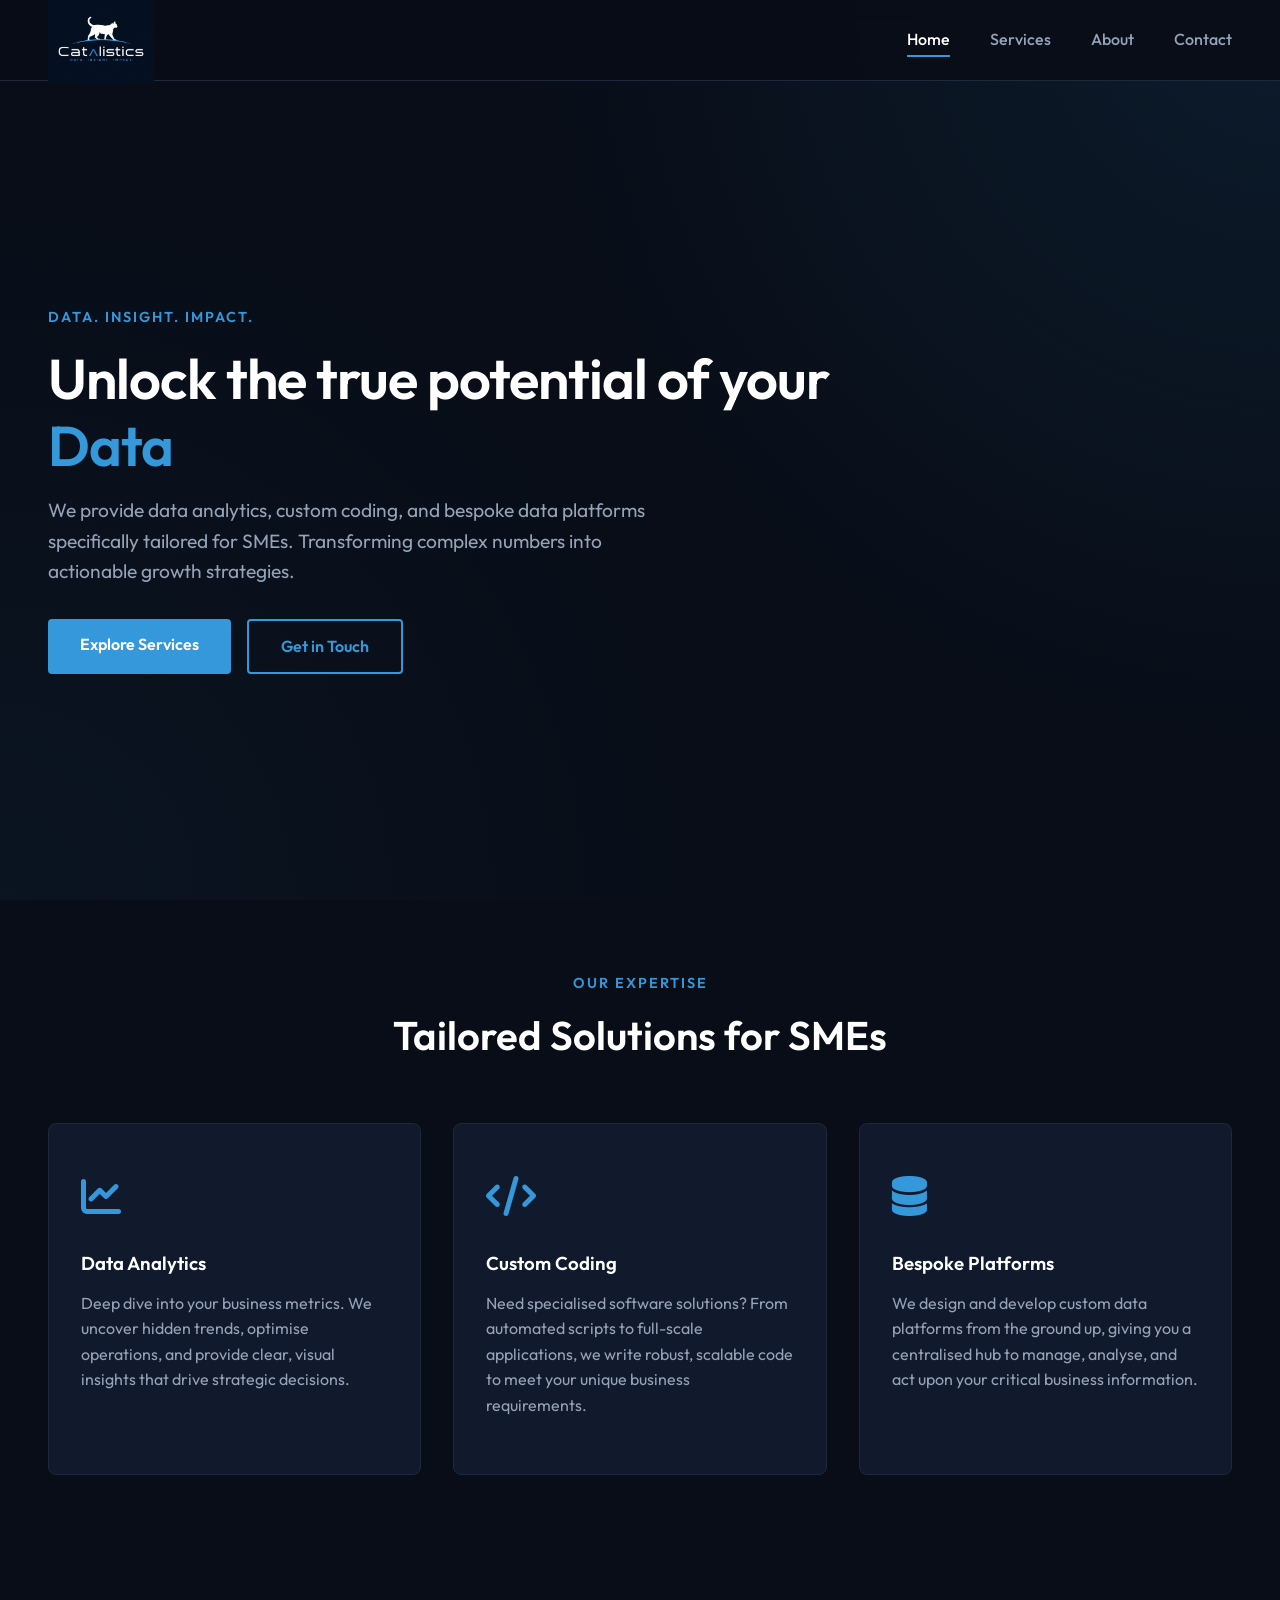
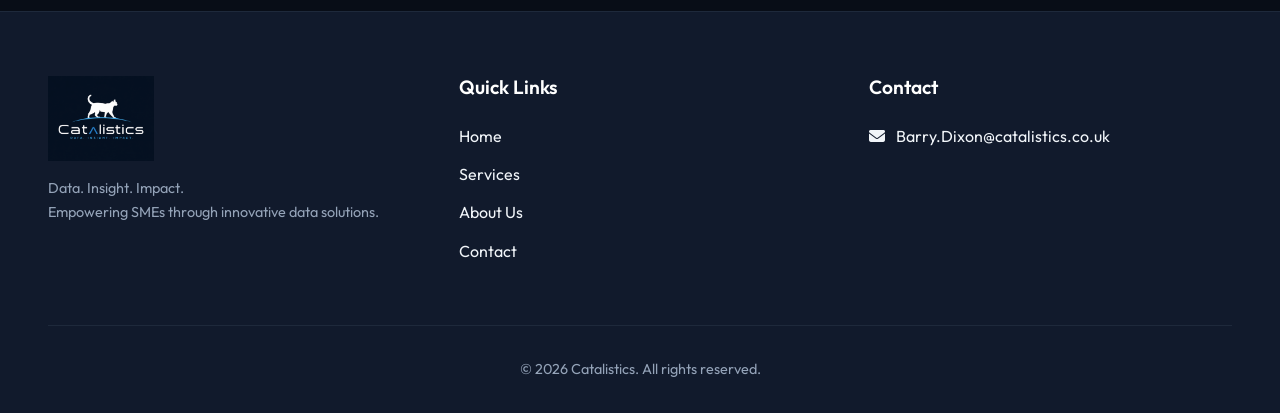
<file: index.html>
<!DOCTYPE html>
<html lang="en">
<head>
    <meta charset="UTF-8">
    <meta name="viewport" content="width=device-width, initial-scale=1.0">
    <meta name="description" content="Catalistics - Data Analytics, Coding and Bespoke Data Platforms for SMEs.">
    <title>Catalistics | Data. Insight. Impact.</title>
    <!-- FontAwesome for Icons -->
    <link rel="stylesheet" href="https://cdnjs.cloudflare.com/ajax/libs/font-awesome/6.4.0/css/all.min.css">
    <!-- Custom CSS -->
    <link rel="stylesheet" href="assets/css/style.css">
</head>
<body>
    <header>
        <div class="container nav-container">
            <a href="index.html" class="logo">
                <img src="assets/img/logo.png" alt="Catalistics Logo">
            </a>
            <button class="mobile-menu-btn" aria-label="Toggle navigation">
                <i class="fas fa-bars"></i>
            </button>
            <ul class="nav-links">
                <li><a href="index.html">Home</a></li>
                <li><a href="services.html">Services</a></li>
                <li><a href="about.html">About</a></li>
                <li><a href="contact.html">Contact</a></li>
            </ul>
        </div>
    </header>

    <main>
        <!-- Hero Section -->
        <section class="hero">
            <div class="container">
                <div class="hero-content">
                    <span class="hero-subtitle">Data. Insight. Impact.</span>
                    <h1>Unlock the true potential of your <span class="highlight">Data</span></h1>
                    <p style="font-size: 1.2rem; margin-bottom: 2rem; max-width: 600px;">
                        We provide data analytics, custom coding, and bespoke data platforms specifically tailored for SMEs. Transforming complex numbers into actionable growth strategies.
                    </p>
                    <div class="hero-buttons">
                        <a href="services.html" class="btn btn-primary">Explore Services</a>
                        <a href="contact.html" class="btn btn-outline">Get in Touch</a>
                    </div>
                </div>
            </div>
        </section>

        <!-- Features Overview Section -->
        <section class="section">
            <div class="container">
                <div style="text-align: center; margin-bottom: 4rem;">
                    <span class="hero-subtitle" style="justify-content: center; display: flex;">Our Expertise</span>
                    <h2>Tailored Solutions for SMEs</h2>
                </div>
                
                <div class="features-grid">
                    <div class="feature-card">
                        <div class="feature-icon">
                            <i class="fas fa-chart-line"></i>
                        </div>
                        <h3>Data Analytics</h3>
                        <p>Deep dive into your business metrics. We uncover hidden trends, optimise operations, and provide clear, visual insights that drive strategic decisions.</p>
                    </div>
                    
                    <div class="feature-card">
                        <div class="feature-icon">
                            <i class="fas fa-code"></i>
                        </div>
                        <h3>Custom Coding</h3>
                        <p>Need specialised software solutions? From automated scripts to full-scale applications, we write robust, scalable code to meet your unique business requirements.</p>
                    </div>
                    
                    <div class="feature-card">
                        <div class="feature-icon">
                            <i class="fas fa-database"></i>
                        </div>
                        <h3>Bespoke Platforms</h3>
                        <p>We design and develop custom data platforms from the ground up, giving you a centralised hub to manage, analyse, and act upon your critical business information.</p>
                    </div>
                </div>
            </div>
        </section>
    </main>

    <footer>
        <div class="container">
            <div class="footer-content">
                <div class="footer-col">
                    <a href="index.html" class="logo" style="margin-bottom: 1rem;">
                        <img src="assets/img/logo.png" alt="Catalistics Logo">
                    </a>
                    <p style="font-size: 0.9rem;">Data. Insight. Impact.<br>Empowering SMEs through innovative data solutions.</p>
                </div>
                <div class="footer-col">
                    <h4>Quick Links</h4>
                    <ul class="footer-links">
                        <li><a href="index.html">Home</a></li>
                        <li><a href="services.html">Services</a></li>
                        <li><a href="about.html">About Us</a></li>
                        <li><a href="contact.html">Contact</a></li>
                    </ul>
                </div>
                <div class="footer-col">
                    <h4>Contact</h4>
                    <ul class="footer-links">
                        <li><a href="mailto:Barry.Dixon@catalistics.co.uk"><i class="fas fa-envelope" style="margin-right: 8px;"></i> Barry.Dixon@catalistics.co.uk</a></li>
                    </ul>
                </div>
            </div>
            <div class="footer-bottom">
                &copy; <script>document.write(new Date().getFullYear())</script> Catalistics. All rights reserved.
            </div>
        </div>
    </footer>

    <!-- Custom JS -->
    <script src="assets/js/script.js"></script>
</body>
</html>
</file>
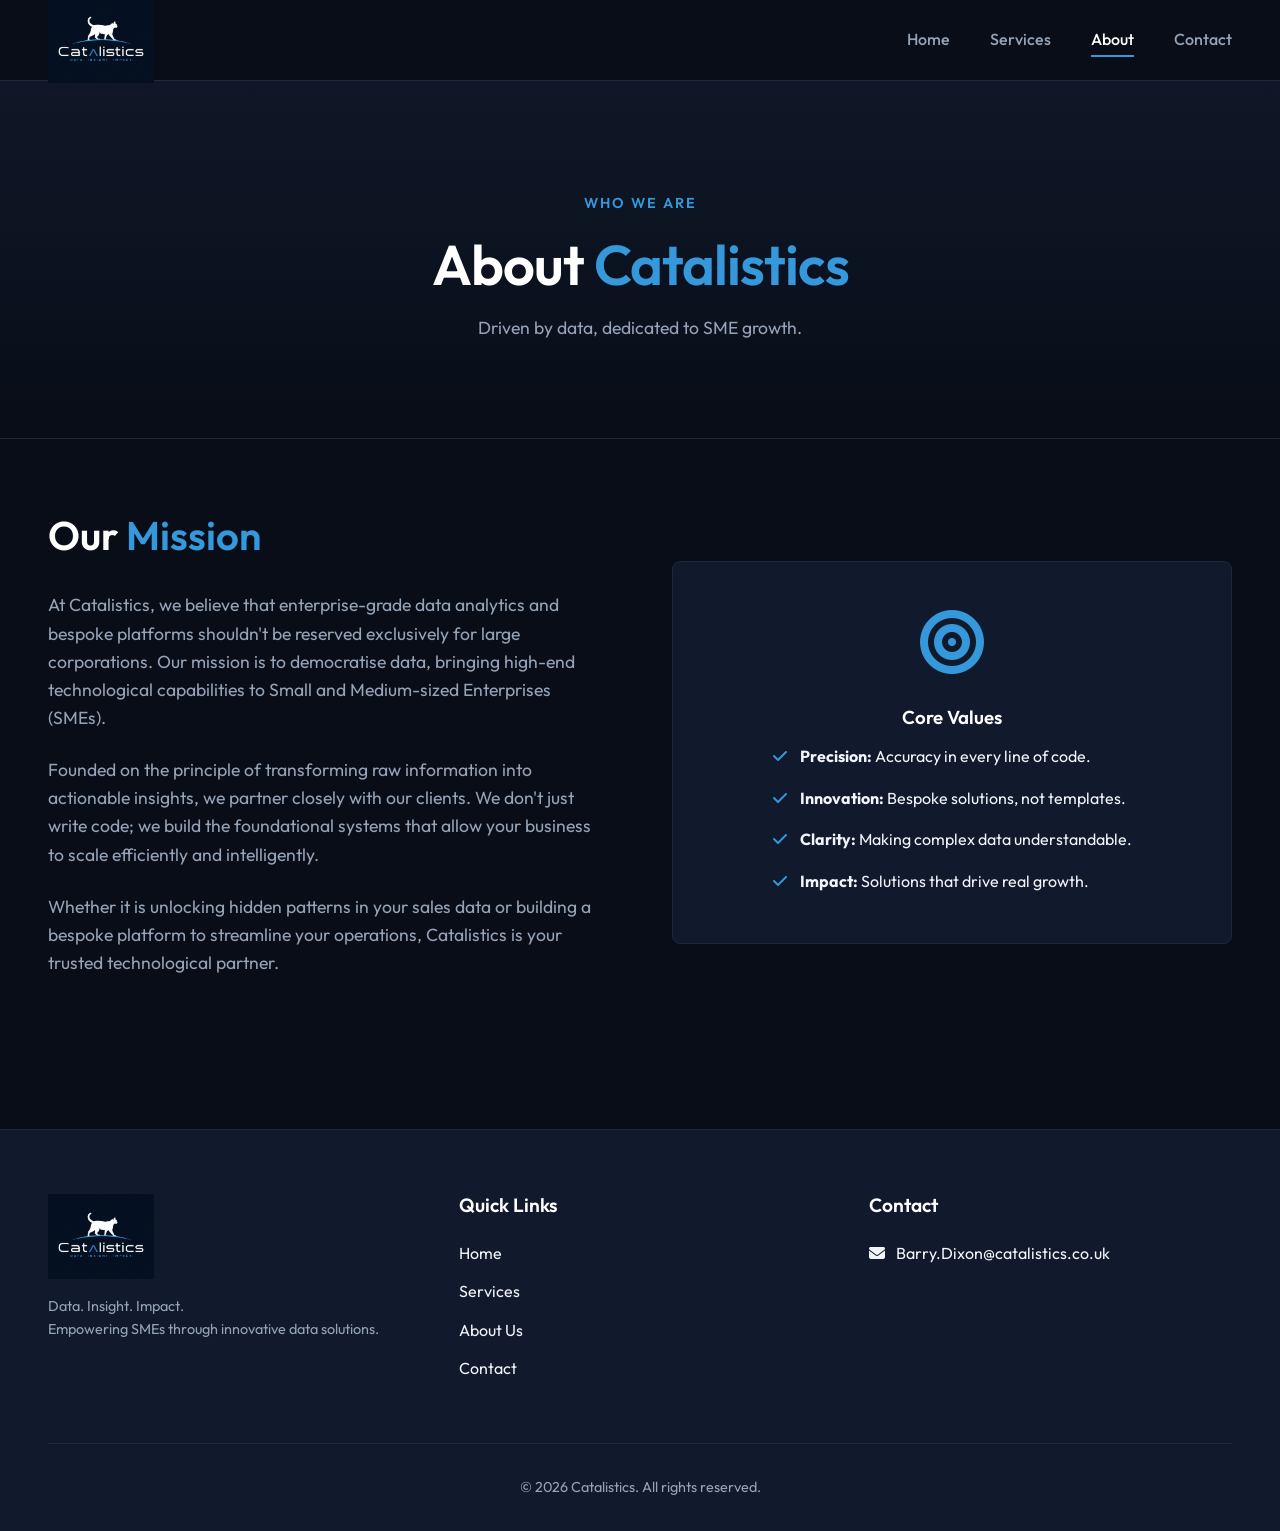
<file: about.html>
<!DOCTYPE html>
<html lang="en">
<head>
    <meta charset="UTF-8">
    <meta name="viewport" content="width=device-width, initial-scale=1.0">
    <meta name="description" content="About Catalistics - Empowering SMEs through data and coding.">
    <title>About Us | Catalistics</title>
    <link rel="stylesheet" href="https://cdnjs.cloudflare.com/ajax/libs/font-awesome/6.4.0/css/all.min.css">
    <link rel="stylesheet" href="assets/css/style.css">
</head>
<body>
    <header>
        <div class="container nav-container">
            <a href="index.html" class="logo">
                <img src="assets/img/logo.png" alt="Catalistics Logo">
            </a>
            <button class="mobile-menu-btn" aria-label="Toggle navigation">
                <i class="fas fa-bars"></i>
            </button>
            <ul class="nav-links">
                <li><a href="index.html">Home</a></li>
                <li><a href="services.html">Services</a></li>
                <li><a href="about.html" class="active">About</a></li>
                <li><a href="contact.html">Contact</a></li>
            </ul>
        </div>
    </header>

    <main>
        <section class="page-header">
            <div class="container">
                <span class="hero-subtitle" style="justify-content: center; display: flex;">Who We Are</span>
                <h1>About <span class="highlight">Catalistics</span></h1>
                <p style="max-width: 600px; margin: 0 auto; font-size: 1.1rem;">Driven by data, dedicated to SME growth.</p>
            </div>
        </section>

        <section class="section">
            <div class="container">
                <div style="display: grid; grid-template-columns: 1fr 1fr; gap: 4rem; align-items: center;">
                    
                    <div>
                        <h2 style="margin-bottom: 2rem;">Our <span class="highlight">Mission</span></h2>
                        <p style="font-size: 1.1rem; margin-bottom: 1.5rem;">
                            At Catalistics, we believe that enterprise-grade data analytics and bespoke platforms shouldn't be reserved exclusively for large corporations. Our mission is to democratise data, bringing high-end technological capabilities to Small and Medium-sized Enterprises (SMEs).
                        </p>
                        <p style="font-size: 1.1rem; margin-bottom: 1.5rem;">
                            Founded on the principle of transforming raw information into actionable insights, we partner closely with our clients. We don't just write code; we build the foundational systems that allow your business to scale efficiently and intelligently.
                        </p>
                        <p style="font-size: 1.1rem;">
                            Whether it is unlocking hidden patterns in your sales data or building a bespoke platform to streamline your operations, Catalistics is your trusted technological partner.
                        </p>
                    </div>

                    <div style="background-color: var(--color-bg-alt); padding: 3rem; border-radius: 8px; border: 1px solid var(--color-border); text-align: center;">
                        <i class="fas fa-bullseye" style="font-size: 4rem; color: var(--color-accent); margin-bottom: 2rem;"></i>
                        <h3 style="margin-bottom: 1rem;">Core Values</h3>
                        <ul style="text-align: left; margin: 0 auto; display: inline-block;">
                            <li style="margin-bottom: 1rem;"><i class="fas fa-check highlight" style="margin-right: 10px;"></i> <strong>Precision:</strong> Accuracy in every line of code.</li>
                            <li style="margin-bottom: 1rem;"><i class="fas fa-check highlight" style="margin-right: 10px;"></i> <strong>Innovation:</strong> Bespoke solutions, not templates.</li>
                            <li style="margin-bottom: 1rem;"><i class="fas fa-check highlight" style="margin-right: 10px;"></i> <strong>Clarity:</strong> Making complex data understandable.</li>
                            <li style="margin-bottom: 0;"><i class="fas fa-check highlight" style="margin-right: 10px;"></i> <strong>Impact:</strong> Solutions that drive real growth.</li>
                        </ul>
                    </div>

                </div>
            </div>
        </section>
    </main>

    <footer>
        <!-- Footer Content -->
        <div class="container">
            <div class="footer-content">
                <div class="footer-col">
                    <a href="index.html" class="logo" style="margin-bottom: 1rem;">
                        <img src="assets/img/logo.png" alt="Catalistics Logo">
                    </a>
                    <p style="font-size: 0.9rem;">Data. Insight. Impact.<br>Empowering SMEs through innovative data solutions.</p>
                </div>
                <div class="footer-col">
                    <h4>Quick Links</h4>
                    <ul class="footer-links">
                        <li><a href="index.html">Home</a></li>
                        <li><a href="services.html">Services</a></li>
                        <li><a href="about.html">About Us</a></li>
                        <li><a href="contact.html">Contact</a></li>
                    </ul>
                </div>
                <div class="footer-col">
                    <h4>Contact</h4>
                    <ul class="footer-links">
                        <li><a href="mailto:Barry.Dixon@catalistics.co.uk"><i class="fas fa-envelope" style="margin-right: 8px;"></i> Barry.Dixon@catalistics.co.uk</a></li>
                    </ul>
                </div>
            </div>
            <div class="footer-bottom">
                &copy; <script>document.write(new Date().getFullYear())</script> Catalistics. All rights reserved.
            </div>
        </div>
    </footer>

    <script src="assets/js/script.js"></script>
</body>
</html>
</file>
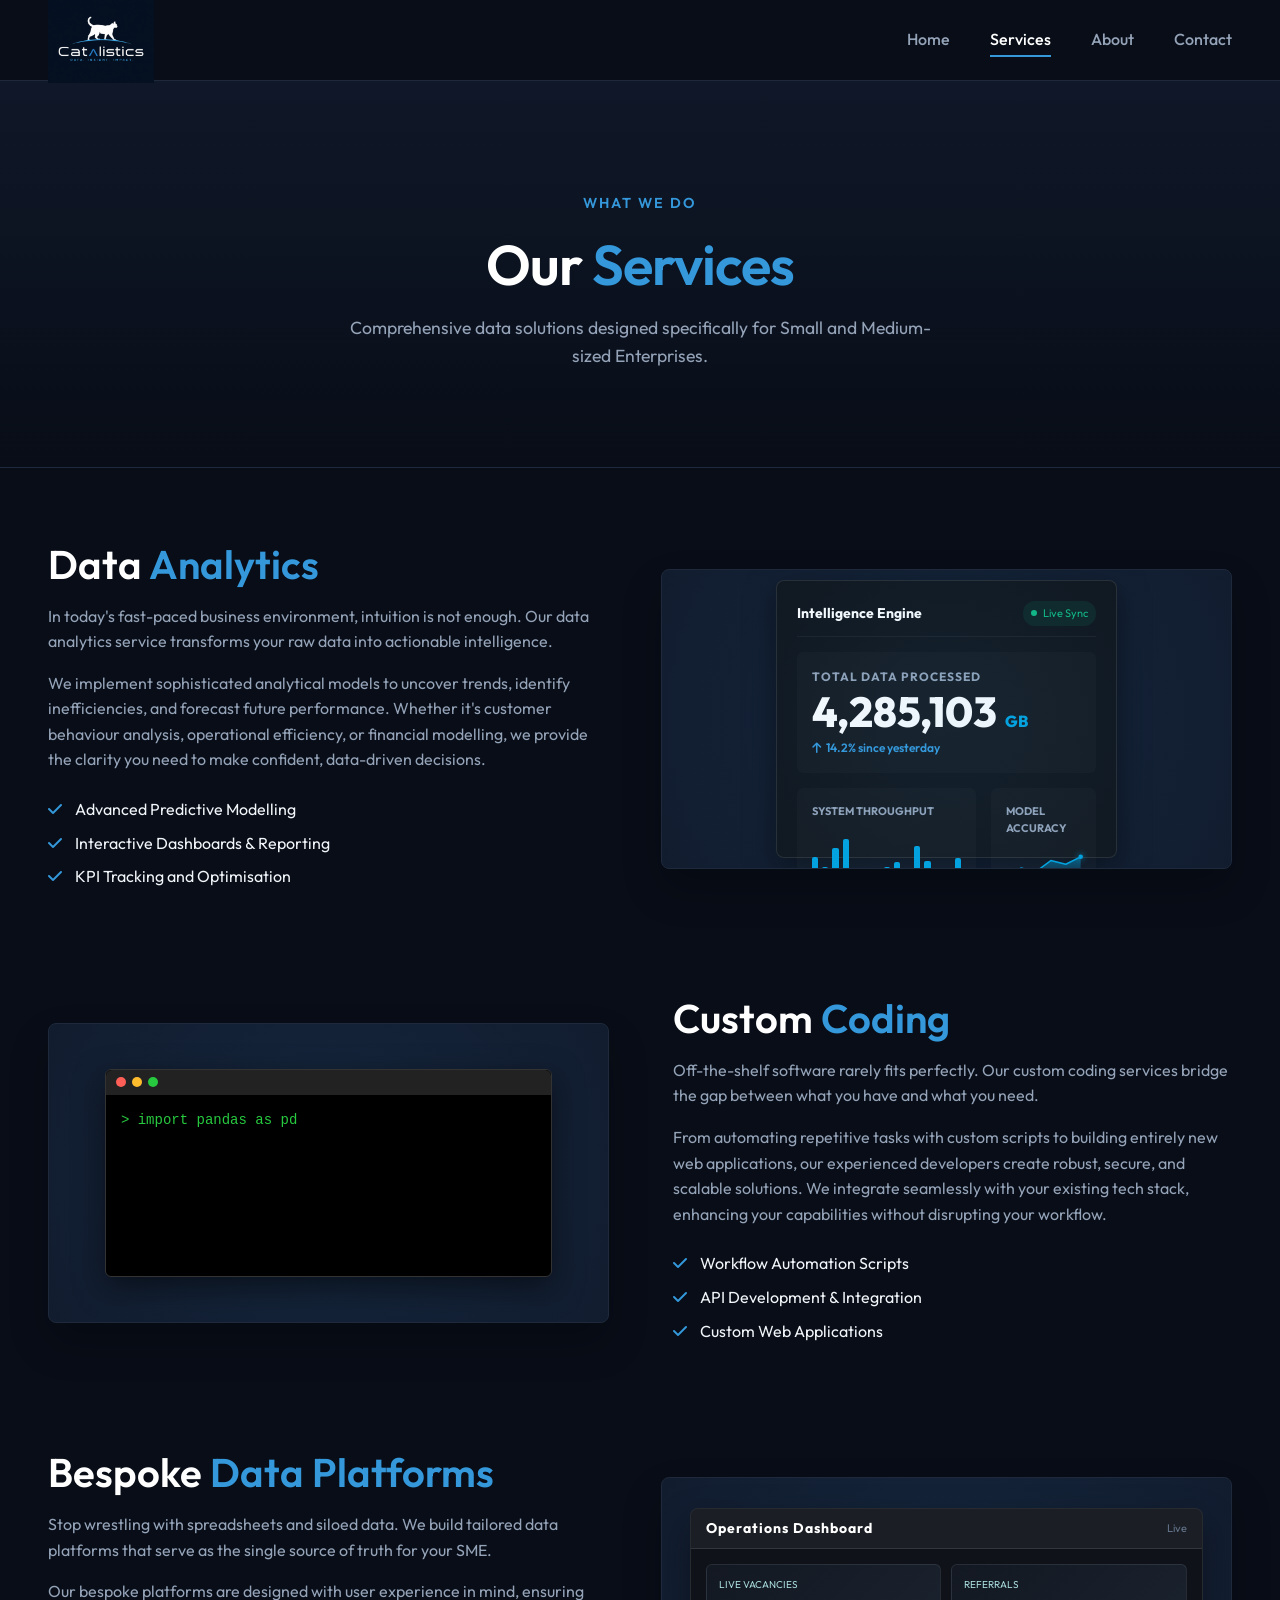
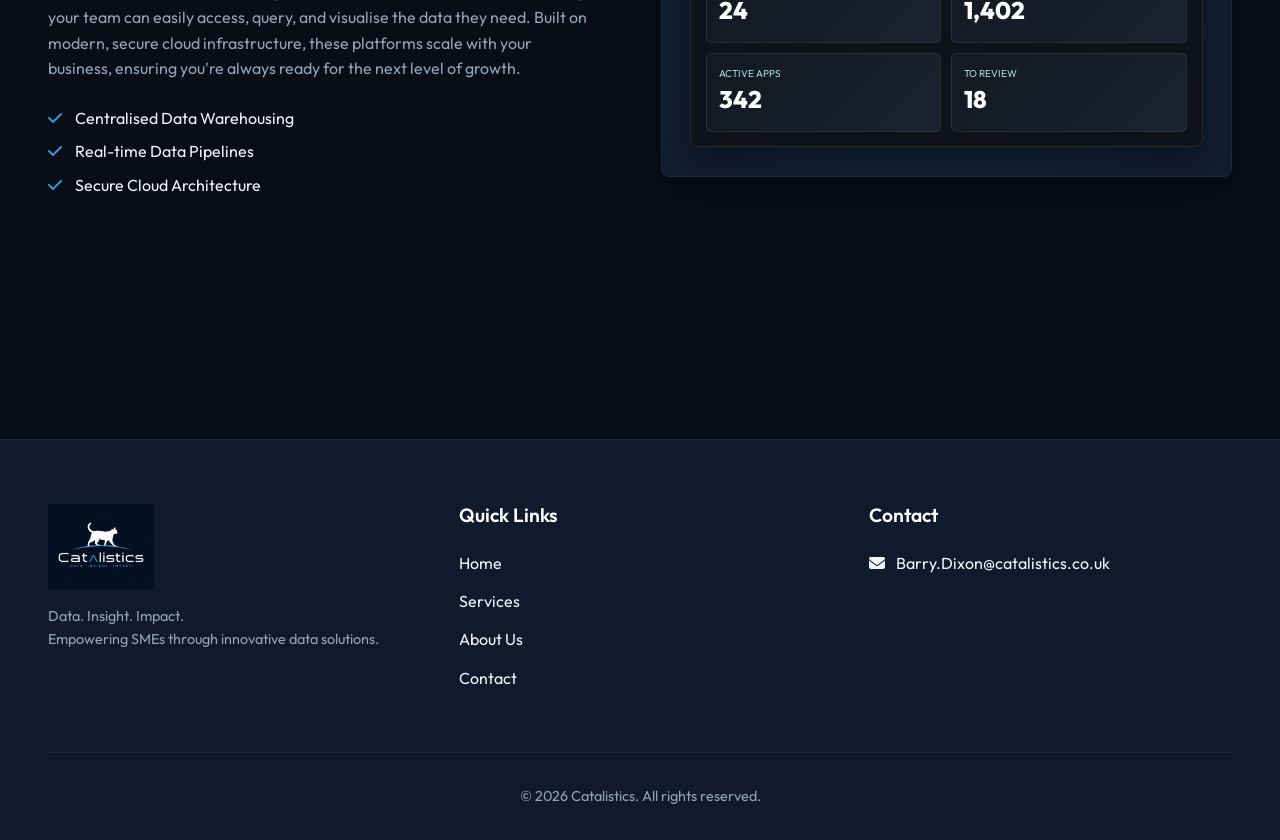
<file: services.html>
<!DOCTYPE html>
<html lang="en">
<head>
    <meta charset="UTF-8">
    <meta name="viewport" content="width=device-width, initial-scale=1.0">
    <meta name="description" content="Catalistics Services - Data Analytics, Custom Coding, and Bespoke Data Platforms.">
    <title>Services | Catalistics</title>
    <link rel="stylesheet" href="https://cdnjs.cloudflare.com/ajax/libs/font-awesome/6.4.0/css/all.min.css">
    <link rel="stylesheet" href="assets/css/style.css">
</head>
<body>
    <header>
        <div class="container nav-container">
            <a href="index.html" class="logo">
                <img src="assets/img/logo.png" alt="Catalistics Logo">
            </a>
            <button class="mobile-menu-btn" aria-label="Toggle navigation">
                <i class="fas fa-bars"></i>
            </button>
            <ul class="nav-links">
                <li><a href="index.html">Home</a></li>
                <li><a href="services.html" class="active">Services</a></li>
                <li><a href="about.html">About</a></li>
                <li><a href="contact.html">Contact</a></li>
            </ul>
        </div>
    </header>

    <main>
        <section class="page-header">
            <div class="container">
                <span class="hero-subtitle" style="justify-content: center; display: flex;">What We Do</span>
                <h1>Our <span class="highlight">Services</span></h1>
                <p style="max-width: 600px; margin: 0 auto; font-size: 1.1rem;">Comprehensive data solutions designed specifically for Small and Medium-sized Enterprises.</p>
            </div>
        </section>

        <section class="section">
            <div class="container">
                
                <div class="service-detail">
                    <div class="service-text">
                        <h2>Data <span class="highlight">Analytics</span></h2>
                        <p>In today's fast-paced business environment, intuition is not enough. Our data analytics service transforms your raw data into actionable intelligence.</p>
                        <p>We implement sophisticated analytical models to uncover trends, identify inefficiencies, and forecast future performance. Whether it's customer behaviour analysis, operational efficiency, or financial modelling, we provide the clarity you need to make confident, data-driven decisions.</p>
                        <ul style="margin-top: 1.5rem;">
                            <li style="margin-bottom: 0.5rem;"><i class="fas fa-check highlight" style="margin-right: 10px;"></i> Advanced Predictive Modelling</li>
                            <li style="margin-bottom: 0.5rem;"><i class="fas fa-check highlight" style="margin-right: 10px;"></i> Interactive Dashboards & Reporting</li>
                            <li style="margin-bottom: 0.5rem;"><i class="fas fa-check highlight" style="margin-right: 10px;"></i> KPI Tracking and Optimisation</li>
                        </ul>
                    </div>
                    <div class="service-visual" style="padding: 10px;">
                        <div class="analytics-dashboard">
                            <div class="a-header">
                                <div class="a-title">Intelligence Engine</div>
                                <div class="a-status"><span class="pulse-dot"></span> Live Sync</div>
                            </div>
                            
                            <div class="a-hero-metric">
                                <span class="a-hero-label">Total Data Processed</span>
                                <div class="a-hero-value"><span id="a-ticker">4,285,102</span> <span class="a-unit">GB</span></div>
                                <div class="a-trend highlight"><i class="fas fa-arrow-up"></i> 14.2% since yesterday</div>
                            </div>

                            <div class="a-charts-row">
                                <div class="a-box" style="flex: 2;">
                                    <div class="a-box-title">System Throughput</div>
                                    <div class="a-bar-chart" id="a-bars">
                                        <!-- JS will inject bars here -->
                                    </div>
                                </div>
                                <div class="a-box" style="flex: 1;">
                                    <div class="a-box-title">Model Accuracy</div>
                                    <div class="a-spark-container">
                                        <svg viewBox="0 0 100 40" class="a-sparkline">
                                            <defs>
                                                <linearGradient id="sparkGrad" x1="0" y1="0" x2="0" y2="1">
                                                    <stop offset="0%" stop-color="rgba(0,163,224,0.5)" />
                                                    <stop offset="100%" stop-color="rgba(0,163,224,0)" />
                                                </linearGradient>
                                            </defs>
                                            <path d="M0 40 L 0 35 L 20 20 L 40 25 L 60 10 L 80 15 L 100 5 L 100 40 Z" fill="url(#sparkGrad)" />
                                            <path d="M0 35 L 20 20 L 40 25 L 60 10 L 80 15 L 100 5" class="a-spark-path" />
                                            <circle cx="100" cy="5" r="3" class="a-spark-dot" />
                                        </svg>
                                        <div class="a-accuracy-val">99.8%</div>
                                    </div>
                                </div>
                            </div>
                        </div>
                    </div>
                </div>

                <div class="service-detail">
                    <div class="service-text">
                        <h2>Custom <span class="highlight">Coding</span></h2>
                        <p>Off-the-shelf software rarely fits perfectly. Our custom coding services bridge the gap between what you have and what you need.</p>
                        <p>From automating repetitive tasks with custom scripts to building entirely new web applications, our experienced developers create robust, secure, and scalable solutions. We integrate seamlessly with your existing tech stack, enhancing your capabilities without disrupting your workflow.</p>
                        <ul style="margin-top: 1.5rem;">
                            <li style="margin-bottom: 0.5rem;"><i class="fas fa-check highlight" style="margin-right: 10px;"></i> Workflow Automation Scripts</li>
                            <li style="margin-bottom: 0.5rem;"><i class="fas fa-check highlight" style="margin-right: 10px;"></i> API Development & Integration</li>
                            <li style="margin-bottom: 0.5rem;"><i class="fas fa-check highlight" style="margin-right: 10px;"></i> Custom Web Applications</li>
                        </ul>
                    </div>
                    <div class="service-visual">
                        <div class="anim-code-window">
                            <div class="anim-code-header">
                                <div class="dot"></div>
                                <div class="dot"></div>
                                <div class="dot"></div>
                            </div>
                            <div class="anim-code-body" id="code-body" style="overflow-y: auto; overflow-x: hidden; flex: 1; display: flex; flex-direction: column;">
                                <!-- JS will inject lines here -->
                            </div>
                        </div>
                    </div>
                </div>

                <div class="service-detail">
                    <div class="service-text">
                        <h2>Bespoke <span class="highlight">Data Platforms</span></h2>
                        <p>Stop wrestling with spreadsheets and siloed data. We build tailored data platforms that serve as the single source of truth for your SME.</p>
                        <p>Our bespoke platforms are designed with user experience in mind, ensuring your team can easily access, query, and visualise the data they need. Built on modern, secure cloud infrastructure, these platforms scale with your business, ensuring you're always ready for the next level of growth.</p>
                        <ul style="margin-top: 1.5rem;">
                            <li style="margin-bottom: 0.5rem;"><i class="fas fa-check highlight" style="margin-right: 10px;"></i> Centralised Data Warehousing</li>
                            <li style="margin-bottom: 0.5rem;"><i class="fas fa-check highlight" style="margin-right: 10px;"></i> Real-time Data Pipelines</li>
                            <li style="margin-bottom: 0.5rem;"><i class="fas fa-check highlight" style="margin-right: 10px;"></i> Secure Cloud Architecture</li>
                        </ul>
                    </div>
                    <div class="service-visual" style="padding: 10px; position: relative;">
                        
                        <!-- MOCK 1: Operations Dashboard -->
                        <div class="mock-dash-window mock-view mock-view-1 active">
                            <div class="mock-dash-header">
                                <div class="mock-dash-logo">Operations Dashboard</div>
                                <div class="mock-dash-date">Live</div>
                            </div>
                            <div class="mock-dash-body" id="mock-scroll-1">
                                <div class="mock-dash-content">
                                    <div class="mock-kpi-grid" style="margin-bottom: 15px;">
                                        <div class="mock-kpi-card accent">
                                            <div class="kpi-title">Live Vacancies</div>
                                            <div class="kpi-value">24</div>
                                        </div>
                                        <div class="mock-kpi-card amber">
                                            <div class="kpi-title">Referrals</div>
                                            <div class="kpi-value">1,402</div>
                                        </div>
                                        <div class="mock-kpi-card green">
                                            <div class="kpi-title">Active Apps</div>
                                            <div class="kpi-value">342</div>
                                        </div>
                                        <div class="mock-kpi-card purple">
                                            <div class="kpi-title">To Review</div>
                                            <div class="kpi-value">18</div>
                                        </div>
                                    </div>
                                    <div class="mock-row-title">Active Pipeline</div>
                                    <div class="mock-pipeline-grid">
                                        <div class="app-row glow-amber">
                                            <div class="app-row-info">
                                                <div class="app-row-name">John Smith</div>
                                                <div class="app-row-meta">Smart Meter Installer</div>
                                            </div>
                                            <div class="stage-badge stage-new">New Application</div>
                                        </div>
                                        <div class="app-row">
                                            <div class="app-row-info">
                                                <div class="app-row-name">Sarah Jenkins</div>
                                                <div class="app-row-meta">Data Analyst</div>
                                            </div>
                                            <div class="stage-badge stage-interview">Interview Setup</div>
                                        </div>
                                        <div class="app-row glow-red">
                                            <div class="app-row-info">
                                                <div class="app-row-name">Michael Chang</div>
                                                <div class="app-row-meta">Field Engineer</div>
                                            </div>
                                            <div class="stage-badge stage-reviewing">Under Review</div>
                                        </div>
                                        <div class="app-row">
                                            <div class="app-row-info">
                                                <div class="app-row-name">Emma Davies</div>
                                                <div class="app-row-meta">Team Lead</div>
                                            </div>
                                            <div class="stage-badge stage-decision">Decision</div>
                                        </div>
                                    </div>
                                </div>
                            </div>
                        </div>

                        <!-- MOCK 2: Office Screen -->
                        <div class="mock-dash-window mock-view mock-view-2">
                            <div class="mock-dash-header" style="background: rgba(16,185,129,0.1);">
                                <div class="mock-dash-logo" style="color: #10B981;">Office Screen</div>
                                <div class="mock-dash-date">Updated: Just now</div>
                            </div>
                            <div class="mock-dash-body" id="mock-scroll-2">
                                <div class="mock-dash-content">
                                    <div class="mock-kpi-grid" style="grid-template-columns: 1fr 1fr; margin-bottom: 20px;">
                                        <div class="mock-office-card">
                                            <div class="office-stat-title">Client A Staff</div>
                                            <div class="office-stat-val">14</div>
                                        </div>
                                        <div class="mock-office-card">
                                            <div class="office-stat-title">Client B Staff</div>
                                            <div class="office-stat-val">8</div>
                                        </div>
                                    </div>
                                    <div class="mock-row-title" style="color: #10B981; border-color: rgba(16,185,129,0.3);">Top Performers</div>
                                    <div class="mock-leaderboard">
                                        <div class="leader-row">
                                            <div class="leader-rank">#1</div>
                                            <div class="leader-name">Scott</div>
                                            <div class="leader-bar"><div style="width: 100%; background: #10B981;"></div></div>
                                            <div class="leader-score">42</div>
                                        </div>
                                        <div class="leader-row">
                                            <div class="leader-rank">#2</div>
                                            <div class="leader-name">Richard</div>
                                            <div class="leader-bar"><div style="width: 80%; background: #00A3E0;"></div></div>
                                            <div class="leader-score">34</div>
                                        </div>
                                        <div class="leader-row">
                                            <div class="leader-rank">#3</div>
                                            <div class="leader-name">Mike</div>
                                            <div class="leader-bar"><div style="width: 65%; background: #8B5CF6;"></div></div>
                                            <div class="leader-score">28</div>
                                        </div>
                                        <div class="leader-row">
                                            <div class="leader-rank">#4</div>
                                            <div class="leader-name">Emma</div>
                                            <div class="leader-bar"><div style="width: 45%; background: #F59E0B;"></div></div>
                                            <div class="leader-score">19</div>
                                        </div>
                                        <div class="leader-row">
                                            <div class="leader-rank">#5</div>
                                            <div class="leader-name">James</div>
                                            <div class="leader-bar"><div style="width: 30%; background: #EF4444;"></div></div>
                                            <div class="leader-score">12</div>
                                        </div>
                                    </div>
                                </div>
                            </div>
                        </div>

                        <!-- MOCK 3: Scheduling -->
                        <div class="mock-dash-window mock-view mock-view-3">
                            <div class="mock-dash-header" style="background: rgba(139,92,246,0.1);">
                                <div class="mock-dash-logo" style="color: #8B5CF6;">Scheduling Engine</div>
                                <div class="mock-dash-date">Live</div>
                            </div>
                            <div class="mock-dash-body" id="mock-scroll-3">
                                <div class="mock-dash-content">
                                    <div class="mock-schedule-grid">
                                        <div class="schedule-row">
                                            <div class="sched-avatar">JD</div>
                                            <div class="sched-track">
                                                <div class="sched-job" style="left: 10%; width: 30%; background: rgba(16,185,129,0.2); border-left-color: #10B981;">JOB-1029</div>
                                                <div class="sched-job" style="left: 45%; width: 20%; background: rgba(0,163,224,0.2); border-left-color: #00A3E0;">JOB-1030</div>
                                            </div>
                                        </div>
                                        <div class="schedule-row">
                                            <div class="sched-avatar">SW</div>
                                            <div class="sched-track">
                                                <div class="sched-job" style="left: 20%; width: 40%; background: rgba(245,158,11,0.2); border-left-color: #F59E0B;">JOB-1031</div>
                                            </div>
                                        </div>
                                        <div class="schedule-row">
                                            <div class="sched-avatar">MR</div>
                                            <div class="sched-track">
                                                <div class="sched-job" style="left: 5%; width: 25%; background: rgba(239,68,68,0.2); border-left-color: #EF4444;">JOB-1032</div>
                                                <div class="sched-job" style="left: 35%; width: 50%; background: rgba(139,92,246,0.2); border-left-color: #8B5CF6;">JOB-1033</div>
                                            </div>
                                        </div>
                                        <div class="schedule-row">
                                            <div class="sched-avatar">TJ</div>
                                            <div class="sched-track">
                                                <div class="sched-job" style="left: 15%; width: 70%; background: rgba(16,185,129,0.2); border-left-color: #10B981;">JOB-1034</div>
                                            </div>
                                        </div>
                                        <div class="schedule-row">
                                            <div class="sched-avatar">LC</div>
                                            <div class="sched-track">
                                                <div class="sched-job" style="left: 30%; width: 30%; background: rgba(0,163,224,0.2); border-left-color: #00A3E0;">JOB-1035</div>
                                            </div>
                                        </div>
                                    </div>
                                </div>
                            </div>
                        </div>

                    </div>
                </div>

            </div>
        </section>
    </main>

    <footer>
        <!-- Footer Content (Same as index.html) -->
        <div class="container">
            <div class="footer-content">
                <div class="footer-col">
                    <a href="index.html" class="logo" style="margin-bottom: 1rem;">
                        <img src="assets/img/logo.png" alt="Catalistics Logo">
                    </a>
                    <p style="font-size: 0.9rem;">Data. Insight. Impact.<br>Empowering SMEs through innovative data solutions.</p>
                </div>
                <div class="footer-col">
                    <h4>Quick Links</h4>
                    <ul class="footer-links">
                        <li><a href="index.html">Home</a></li>
                        <li><a href="services.html">Services</a></li>
                        <li><a href="about.html">About Us</a></li>
                        <li><a href="contact.html">Contact</a></li>
                    </ul>
                </div>
                <div class="footer-col">
                    <h4>Contact</h4>
                    <ul class="footer-links">
                        <li><a href="mailto:Barry.Dixon@catalistics.co.uk"><i class="fas fa-envelope" style="margin-right: 8px;"></i> Barry.Dixon@catalistics.co.uk</a></li>
                    </ul>
                </div>
            </div>
            <div class="footer-bottom">
                &copy; <script>document.write(new Date().getFullYear())</script> Catalistics. All rights reserved.
            </div>
        </div>
    </footer>

    <script src="assets/js/script.js"></script>
    <script>
        document.addEventListener('DOMContentLoaded', () => {
            // Coding Animation (50 lines)
            const codeLines = [
                "> import pandas as pd", "> import numpy as np", "> from sklearn.ensemble import RandomForestRegressor",
                "> data = pd.read_csv('sme_metrics.csv')", "> data.head()", "> data.fillna(method='ffill', inplace=True)",
                "> X = data.drop('revenue_growth', axis=1)", "> y = data['revenue_growth']",
                "> from sklearn.model_selection import train_test_split", "> X_train, X_test, y_train, y_test = train_test_split(X, y, test_size=0.2)",
                "> model = RandomForestRegressor(n_estimators=100)", "> model.fit(X_train, y_train)",
                "> predictions = model.predict(X_test)", "> from sklearn.metrics import mean_squared_error",
                "> mse = mean_squared_error(y_test, predictions)", "> print(f'Model MSE: {mse}')",
                "> # Optimising hyper-parameters...", "> from sklearn.model_selection import GridSearchCV",
                "> param_grid = {'n_estimators': [50, 100, 200], 'max_depth': [None, 10, 20]}",
                "> grid_search = GridSearchCV(model, param_grid, cv=5)", "> grid_search.fit(X_train, y_train)",
                "> best_model = grid_search.best_estimator_", "> # Deploying model to production...",
                "> import joblib", "> joblib.dump(best_model, 'sme_growth_model.pkl')",
                "> print('Model deployed successfully.')", "> def predict_growth(new_data):",
                ">     return best_model.predict(new_data)", "> # Connecting to live data stream...",
                "> import websocket", "> ws = websocket.WebSocket()",
                "> ws.connect('wss://api.catalistics.co.uk/stream')", "> while True:",
                ">     result = ws.recv()", ">     processed = preprocess(result)",
                ">     growth = predict_growth(processed)", ">     if growth > 0.05:",
                ">         trigger_alert('High growth potential detected!')", ">     else:",
                ">         log_activity('Normal operations.')", "> # Generating report...",
                "> import matplotlib.pyplot as plt", "> plt.plot(predictions)",
                "> plt.title('Revenue Forecast')", "> plt.savefig('forecast.png')",
                "> print('Report generated: forecast.png')", "> # System health check...",
                "> import psutil", "> cpu = psutil.cpu_percent()",
                "> print(f'CPU Usage: {cpu}%')", "> # Shutting down safely."
            ];

            const codeBody = document.getElementById('code-body');
            if(codeBody) {
                let lineIndex = 0;
                setInterval(() => {
                    if(lineIndex >= codeLines.length) {
                        codeBody.innerHTML = ''; 
                        lineIndex = 0;
                    }
                    const newLine = document.createElement('div');
                    newLine.className = 'anim-code-line l1';
                    newLine.textContent = codeLines[lineIndex];
                    newLine.style.animation = 'typing 0.5s steps(30, end) forwards';
                    newLine.style.marginBottom = '2px';
                    codeBody.appendChild(newLine);
                    codeBody.scrollTop = codeBody.scrollHeight;
                    lineIndex++;
                }, 800);
            }

            // Mock View Carousel & Auto-scroll
            const mockViews = document.querySelectorAll('.mock-view');
            const mockScrolls = [
                document.getElementById('mock-scroll-1'),
                document.getElementById('mock-scroll-2'),
                document.getElementById('mock-scroll-3')
            ];
            
            if(mockViews.length > 0) {
                let currentView = 0;
                
                // Crossfade every 6 seconds
                setInterval(() => {
                    mockViews[currentView].classList.remove('active');
                    currentView = (currentView + 1) % mockViews.length;
                    mockViews[currentView].classList.add('active');
                    
                    // Reset scroll for the new view (if relying on CSS animation, reset animation by re-adding class, but it runs on its own anyway)
                }, 6000);
            }

            // Advanced Analytics Dashboard Animations
            const ticker = document.getElementById('a-ticker');
            if (ticker) {
                let val = 4285102;
                setInterval(() => {
                    val += Math.floor(Math.random() * 15) + 1;
                    ticker.textContent = val.toLocaleString();
                }, 1200);
            }

            const aBars = document.getElementById('a-bars');
            if (aBars) {
                // Initialize bars
                for (let i = 0; i < 15; i++) {
                    const bar = document.createElement('div');
                    bar.className = 'a-bar';
                    bar.style.height = (Math.random() * 80 + 20) + '%';
                    aBars.appendChild(bar);
                }
                
                // Animate bars
                setInterval(() => {
                    const bars = aBars.querySelectorAll('.a-bar');
                    bars.forEach(bar => {
                        // Randomly adjust height slightly
                        let currentHeight = parseFloat(bar.style.height);
                        let newHeight = currentHeight + (Math.random() * 20 - 10);
                        if (newHeight > 100) newHeight = 100;
                        if (newHeight < 10) newHeight = 10;
                        bar.style.height = newHeight + '%';
                    });
                }, 1500);
            }
        });
    </script>
</body>
</html>
</file>
<file: assets/css/style.css>
@import url('https://fonts.googleapis.com/css2?family=Outfit:wght@300;400;500;600;700&display=swap');

:root {
    --color-bg: #080D17;
    --color-bg-alt: #111A2C;
    --color-accent: #3498DB;
    --color-accent-hover: #2980B9;
    --color-text: #F1F5F9;
    --color-text-muted: #94A3B8;
    --color-border: #1E293B;
    
    --font-primary: 'Outfit', sans-serif;
    
    --transition: all 0.3s ease;
}

* {
    margin: 0;
    padding: 0;
    box-sizing: border-box;
}

body {
    font-family: var(--font-primary);
    background-color: var(--color-bg);
    color: var(--color-text);
    line-height: 1.6;
    overflow-x: hidden;
}

a {
    color: var(--color-text);
    text-decoration: none;
    transition: var(--transition);
}

a:hover {
    color: var(--color-accent);
}

ul {
    list-style: none;
}

/* Typography */
h1, h2, h3, h4, h5, h6 {
    font-weight: 600;
    line-height: 1.2;
    margin-bottom: 1rem;
    color: #ffffff;
}

h1 {
    font-size: 3.5rem;
    letter-spacing: -1px;
}

h2 {
    font-size: 2.5rem;
}

p {
    margin-bottom: 1rem;
    color: var(--color-text-muted);
}

.highlight {
    color: var(--color-accent);
}

/* Layout */
.container {
    max-width: 1600px;
    width: 95%;
    margin: 0 auto;
    padding: 0 1rem;
}

.section {
    padding: 4.5rem 0;
}

/* Header & Nav */
header {
    background-color: rgba(8, 13, 23, 0.9);
    backdrop-filter: blur(10px);
    position: fixed;
    width: 100%;
    top: 0;
    z-index: 1000;
    border-bottom: 1px solid var(--color-border);
}

.nav-container {
    display: flex;
    justify-content: space-between;
    align-items: center;
    height: 80px;
}

.logo {
    display: flex;
    align-items: center;
    gap: 10px;
    font-size: 1.5rem;
    font-weight: 700;
    letter-spacing: 1px;
    color: #fff !important;
}

.logo span {
    color: var(--color-accent);
}

.logo img {
    height: 85px;
    width: auto;
}

.nav-links {
    display: flex;
    gap: 2.5rem;
}

.nav-links li a {
    font-weight: 500;
    font-size: 1rem;
    padding: 0.5rem 0;
    position: relative;
    color: var(--color-text-muted);
}

.nav-links li a:hover,
.nav-links li a.active {
    color: #fff;
}

.nav-links li a::after {
    content: '';
    position: absolute;
    width: 0;
    height: 2px;
    bottom: 0;
    left: 0;
    background-color: var(--color-accent);
    transition: var(--transition);
}

.nav-links li a:hover::after,
.nav-links li a.active::after {
    width: 100%;
}

.mobile-menu-btn {
    display: none;
    background: none;
    border: none;
    color: var(--color-text);
    font-size: 1.5rem;
    cursor: pointer;
}

/* Buttons */
.btn {
    display: inline-block;
    padding: 0.8rem 2rem;
    border-radius: 4px;
    font-weight: 600;
    text-align: center;
    cursor: pointer;
    transition: var(--transition);
    border: none;
    font-family: var(--font-primary);
}

.btn-primary {
    background-color: var(--color-accent);
    color: #fff;
}

.btn-primary:hover {
    background-color: var(--color-accent-hover);
    color: #fff;
    transform: translateY(-2px);
    box-shadow: 0 10px 20px rgba(52, 152, 219, 0.2);
}

.btn-outline {
    background-color: transparent;
    border: 2px solid var(--color-accent);
    color: var(--color-accent);
}

.btn-outline:hover {
    background-color: var(--color-accent);
    color: #fff;
}

/* Hero Section */
.hero {
    min-height: 100vh;
    display: flex;
    align-items: center;
    padding-top: 80px;
    background: radial-gradient(circle at top right, rgba(52,152,219,0.1) 0%, transparent 50%),
                radial-gradient(circle at bottom left, rgba(52,152,219,0.05) 0%, transparent 50%);
}

.hero-content {
    max-width: 800px;
}

.hero-subtitle {
    text-transform: uppercase;
    letter-spacing: 2px;
    font-size: 0.9rem;
    color: var(--color-accent);
    font-weight: 600;
    margin-bottom: 1rem;
    display: block;
}

.hero-buttons {
    display: flex;
    gap: 1rem;
    margin-top: 2rem;
}

/* Features / Services Preview */
.features-grid {
    display: grid;
    grid-template-columns: repeat(auto-fit, minmax(300px, 1fr));
    gap: 2rem;
    margin-top: 3rem;
}

.feature-card {
    background-color: var(--color-bg-alt);
    border: 1px solid var(--color-border);
    border-radius: 8px;
    padding: 2.5rem 2rem;
    transition: var(--transition);
    height: 100%;
    display: flex;
    flex-direction: column;
}

.feature-card:hover {
    transform: translateY(-5px);
    border-color: var(--color-accent);
    box-shadow: 0 10px 30px rgba(0,0,0,0.5);
}

.feature-icon {
    font-size: 2.5rem;
    color: var(--color-accent);
    margin-bottom: 1.5rem;
}

.feature-card p {
    flex-grow: 1;
}

/* Services Page */
.page-header {
    padding: 12rem 0 6rem;
    text-align: center;
    background: linear-gradient(to bottom, var(--color-bg-alt), var(--color-bg));
    border-bottom: 1px solid var(--color-border);
}

.service-detail {
    display: flex;
    align-items: center;
    gap: 4rem;
    margin-bottom: 6rem;
}

.service-detail:nth-child(even) {
    flex-direction: row-reverse;
}

.service-text {
    flex: 1;
}

.service-visual {
    flex: 1;
    background: var(--color-bg-alt);
    height: 300px;
    border-radius: 8px;
    border: 1px solid var(--color-border);
    display: flex;
    align-items: center;
    justify-content: center;
    font-size: 4rem;
    color: var(--color-accent);
    box-shadow: 0 20px 40px rgba(0,0,0,0.2);
    overflow: hidden;
    position: relative;
}

.service-visual::before {
    content: '';
    position: absolute;
    width: 200%;
    height: 200%;
    background: radial-gradient(circle, rgba(52,152,219,0.1) 0%, transparent 60%);
    animation: rotate 10s linear infinite;
}

@keyframes rotate {
    0% { transform: rotate(0deg); }
    100% { transform: rotate(360deg); }
}

/* Contact Page */
.contact-grid {
    display: grid;
    grid-template-columns: 1fr 1fr;
    gap: 4rem;
}

.contact-info {
    padding-right: 2rem;
}

.contact-item {
    margin-bottom: 2rem;
}

.contact-item h4 {
    margin-bottom: 0.5rem;
    font-size: 1.2rem;
    color: #fff;
}

.contact-form {
    background-color: var(--color-bg-alt);
    padding: 3rem;
    border-radius: 8px;
    border: 1px solid var(--color-border);
}

.form-group {
    margin-bottom: 1.5rem;
}

.form-group label {
    display: block;
    margin-bottom: 0.5rem;
    font-weight: 500;
}

.form-control {
    width: 100%;
    padding: 0.8rem 1rem;
    background-color: var(--color-bg);
    border: 1px solid var(--color-border);
    border-radius: 4px;
    color: var(--color-text);
    font-family: var(--font-primary);
    transition: var(--transition);
}

.form-control:focus {
    outline: none;
    border-color: var(--color-accent);
    box-shadow: 0 0 0 2px rgba(52, 152, 219, 0.2);
}

textarea.form-control {
    resize: vertical;
    min-height: 150px;
}

.form-status {
    margin-top: 1rem;
    padding: 1rem;
    border-radius: 4px;
    display: none;
    font-weight: 500;
}
.form-status.success {
    display: block;
    background-color: rgba(46, 204, 113, 0.1);
    color: #2ecc71;
    border: 1px solid rgba(46, 204, 113, 0.3);
}
.form-status.error {
    display: block;
    background-color: rgba(231, 76, 60, 0.1);
    color: #e74c3c;
    border: 1px solid rgba(231, 76, 60, 0.3);
}

/* Footer */
footer {
    background-color: var(--color-bg-alt);
    padding: 4rem 0 2rem;
    border-top: 1px solid var(--color-border);
    margin-top: 4rem;
}

.footer-content {
    display: grid;
    grid-template-columns: repeat(auto-fit, minmax(200px, 1fr));
    gap: 3rem;
    margin-bottom: 3rem;
}

.footer-col h4 {
    font-size: 1.2rem;
    margin-bottom: 1.5rem;
    color: #fff;
}

.footer-links li {
    margin-bottom: 0.8rem;
}

.footer-bottom {
    text-align: center;
    padding-top: 2rem;
    border-top: 1px solid var(--color-border);
    color: var(--color-text-muted);
    font-size: 0.9rem;
}

/* Responsive */
@media (max-width: 768px) {
    h1 {
        font-size: 2.5rem;
    }
    h2 {
        font-size: 2rem;
    }
    .mobile-menu-btn {
        display: block;
    }
    .nav-links {
        position: fixed;
        top: 80px;
        left: -100%;
        width: 100%;
        height: calc(100vh - 80px);
        background-color: var(--color-bg);
        flex-direction: column;
        align-items: center;
        justify-content: center;
        transition: var(--transition);
        z-index: 999;
    }
    .nav-links.active {
        left: 0;
    }
    .hero {
        padding-top: 100px;
        text-align: center;
    }
    .hero-buttons {
        justify-content: center;
    }
    .service-detail, .service-detail:nth-child(even) {
        flex-direction: column;
        gap: 2rem;
    }
    .contact-grid {
        grid-template-columns: 1fr;
    }
}

/* --- Animated Visual Blocks --- */
.service-visual {
    position: relative;
    overflow: hidden;
    background: var(--color-bg-alt);
}

/* 1. Data Analytics Animation */
/* --- Advanced Analytics Dashboard --- */
.analytics-dashboard {
    background: #0f1319;
    border: 1px solid rgba(255, 255, 255, 0.1);
    border-radius: 8px;
    padding: 20px;
    height: 100%;
    display: flex;
    flex-direction: column;
    gap: 15px;
    box-shadow: 0 10px 30px rgba(0, 0, 0, 0.5);
}
.a-header {
    display: flex;
    justify-content: space-between;
    align-items: center;
    border-bottom: 1px solid rgba(255,255,255,0.05);
    padding-bottom: 10px;
}
.a-title {
    font-size: 14px;
    font-weight: 700;
    color: #fff;
}
.a-status {
    font-size: 11px;
    color: #10B981;
    display: flex;
    align-items: center;
    gap: 6px;
    background: rgba(16,185,129,0.1);
    padding: 4px 8px;
    border-radius: 12px;
}
.pulse-dot {
    width: 6px;
    height: 6px;
    background: #10B981;
    border-radius: 50%;
    animation: pulseGlow 2s infinite;
}
@keyframes pulseGlow {
    0% { box-shadow: 0 0 0 0 rgba(16,185,129, 0.4); }
    70% { box-shadow: 0 0 0 6px rgba(16,185,129, 0); }
    100% { box-shadow: 0 0 0 0 rgba(16,185,129, 0); }
}

.a-hero-metric {
    display: flex;
    flex-direction: column;
    gap: 5px;
    padding: 15px;
    background: rgba(255,255,255,0.02);
    border-radius: 6px;
}
.a-hero-label {
    font-size: 12px;
    color: #94a3b8;
    text-transform: uppercase;
    font-weight: 700;
    letter-spacing: 1px;
}
.a-hero-value {
    font-size: 42px;
    font-weight: 800;
    color: #fff;
    line-height: 1;
}
.a-unit {
    font-size: 16px;
    color: #00A3E0;
}
.a-trend {
    font-size: 12px;
    font-weight: 600;
    display: flex;
    align-items: center;
    gap: 5px;
}

.a-charts-row {
    display: flex;
    gap: 15px;
    flex: 1;
}
.a-box {
    background: rgba(255,255,255,0.02);
    border-radius: 6px;
    padding: 15px;
    display: flex;
    flex-direction: column;
    gap: 10px;
}
.a-box-title {
    font-size: 11px;
    color: #94a3b8;
    text-transform: uppercase;
    font-weight: 700;
}
.a-bar-chart {
    flex: 1;
    display: flex;
    align-items: flex-end;
    gap: 4px;
    height: 60px;
}
.a-bar {
    flex: 1;
    background: #00A3E0;
    border-radius: 2px 2px 0 0;
    transition: height 1s ease-in-out;
}
.a-spark-container {
    flex: 1;
    display: flex;
    flex-direction: column;
    justify-content: space-between;
}
.a-sparkline {
    width: 100%;
    height: 40px;
    overflow: visible;
}
.a-spark-path {
    fill: none;
    stroke: #00A3E0;
    stroke-width: 2;
    stroke-linecap: round;
    stroke-linejoin: round;
}
.a-spark-dot {
    fill: #00A3E0;
    filter: drop-shadow(0 0 4px #00A3E0);
}
.a-accuracy-val {
    font-size: 24px;
    font-weight: 700;
    color: #fff;
    text-align: right;
}

/* 2. Custom Coding Animation (Terminal) */
.anim-code-window {
    width: 80%;
    height: 70%;
    background: #000;
    border-radius: 6px;
    border: 1px solid #333;
    position: absolute;
    top: 15%;
    left: 10%;
    z-index: 2;
    display: flex;
    flex-direction: column;
    box-shadow: 0 10px 30px rgba(0,0,0,0.5);
    overflow: hidden;
}

.anim-code-header {
    height: 25px;
    background: #222;
    border-radius: 6px 6px 0 0;
    display: flex;
    align-items: center;
    padding: 0 10px;
    gap: 6px;
}
.anim-code-header .dot { width: 10px; height: 10px; border-radius: 50%; }
.anim-code-header .dot:nth-child(1) { background: #ff5f56; }
.anim-code-header .dot:nth-child(2) { background: #ffbd2e; }
.anim-code-header .dot:nth-child(3) { background: #27c93f; }

.anim-code-body {
    padding: 15px;
    color: #27c93f;
    font-family: monospace;
    font-size: 14px;
    line-height: 1.5;
    position: relative;
    text-align: left;
}

.anim-code-line {
    white-space: nowrap;
    overflow: hidden;
    border-right: 2px solid transparent;
    flex-shrink: 0;
}
.anim-code-line.l1 { width: 0; animation: typing 2s steps(30, end) forwards; }
.anim-code-line.l2 { width: 0; animation: typing 2s steps(30, end) 2s forwards; }
.anim-code-line.l3 { width: 0; animation: typing 2s steps(30, end) 4s forwards; }

@keyframes typing {
    from { width: 0 }
    to { width: 100% }
}

/* 3. Bespoke Platforms (Mock Dashboard) */
.mock-dash-window {
    width: 90%;
    height: 80%;
    background: #0f1319;
    border-radius: 8px;
    position: absolute;
    top: 10%;
    left: 5%;
    z-index: 2;
    display: flex;
    flex-direction: column;
    overflow: hidden;
    box-shadow: 0 15px 35px rgba(0,0,0,0.4);
    border: 1px solid rgba(255,255,255,0.1);
    font-family: 'Outfit', sans-serif;
}

.mock-dash-header {
    height: 40px;
    background: rgba(255,255,255,0.05);
    border-bottom: 1px solid rgba(255,255,255,0.1);
    display: flex;
    align-items: center;
    justify-content: space-between;
    padding: 0 15px;
    flex-shrink: 0;
}

.mock-dash-logo {
    font-size: 14px;
    font-weight: 700;
    color: #fff;
    letter-spacing: 1px;
}

.mock-dash-date {
    font-size: 11px;
    color: #64748b;
}

.mock-dash-body {
    flex: 1;
    overflow: hidden;
    position: relative;
    padding: 15px;
}

.mock-dash-scroll-area {
    display: flex;
    flex-direction: column;
    gap: 15px;
    animation: mockScroll 12s ease-in-out infinite alternate;
}

.mock-row-title {
    font-size: 11px;
    font-weight: 700;
    color: var(--color-accent);
    text-transform: uppercase;
    letter-spacing: 1px;
    border-bottom: 1px solid rgba(52, 152, 219, 0.3);
    padding-bottom: 4px;
    margin-bottom: -5px;
    text-align: left;
}

.mock-kpi-grid {
    display: grid;
    grid-template-columns: 1fr 1fr;
    gap: 10px;
}

.mock-kpi-card {
    background: linear-gradient(135deg, rgba(20,26,35,0.9), rgba(28,37,50,0.9));
    border: 1px solid rgba(255,255,255,0.08);
    border-radius: 6px;
    padding: 12px;
    text-align: left;
}

.kpi-title {
    font-size: 10px;
    color: #a8dadc;
    text-transform: uppercase;
    margin-bottom: 5px;
}

.kpi-value {
    font-size: 24px;
    font-weight: 800;
    color: #fff;
    margin-bottom: 8px;
    line-height: 1;
}

.kpi-bar-bg {
    height: 4px;
    background: rgba(255,255,255,0.1);
    border-radius: 2px;
    overflow: hidden;
}

.kpi-bar-fg {
    height: 100%;
    background: var(--color-accent);
    border-radius: 2px;
}

.mock-pipeline-grid {
    display: flex;
    flex-direction: column;
    gap: 8px;
}

.mock-pipeline-item {
    background: rgba(255,255,255,0.03);
    border: 1px solid rgba(255,255,255,0.05);
    border-radius: 4px;
    padding: 8px 12px;
    display: flex;
    justify-content: space-between;
    align-items: center;
}

.pl-name {
    font-size: 12px;
    color: #e1e8ed;
}

.pl-status {
    font-size: 10px;
    font-weight: 700;
    padding: 3px 6px;
    border-radius: 4px;
    text-transform: uppercase;
}

.pl-status.ok {
    background: rgba(46, 204, 113, 0.15);
    color: #2ecc71;
    border: 1px solid rgba(46, 204, 113, 0.3);
}

.pl-status.warn {
    background: rgba(241, 196, 15, 0.15);
    color: #f1c40f;
    border: 1px solid rgba(241, 196, 15, 0.3);
}

.mock-activity-list {
    display: flex;
    flex-direction: column;
    gap: 6px;
}

.mock-activity {
    font-size: 11px;
    color: #94a3b8;
    background: rgba(0,0,0,0.2);
    padding: 8px;
    border-left: 2px solid var(--color-accent);
    border-radius: 0 4px 4px 0;
    text-align: left;
}

@keyframes smoothPan {
    0%, 10% { transform: translateY(0); }
    90%, 100% { transform: translateY(-160px); }
}

/* --- Native Mock Views --- */
.mock-view {
    opacity: 0;
    visibility: hidden;
    transition: opacity 0.8s ease-in-out, visibility 0.8s;
}
.mock-view.active {
    opacity: 1;
    visibility: visible;
}

.mock-dash-content {
    display: flex;
    flex-direction: column;
    gap: 15px;
    animation: smoothPan 12s ease-in-out infinite alternate;
}

/* Office Screen Specifics */
.mock-office-card {
    background: rgba(16,185,129,0.05);
    border: 1px solid rgba(16,185,129,0.2);
    border-radius: 8px;
    padding: 15px;
    text-align: center;
}
.office-stat-title {
    font-size: 11px;
    color: #10B981;
    text-transform: uppercase;
    font-weight: 700;
    margin-bottom: 5px;
}
.office-stat-val {
    font-size: 32px;
    color: #fff;
    font-weight: 800;
}
.mock-leaderboard {
    display: flex;
    flex-direction: column;
    gap: 8px;
}
.leader-row {
    background: rgba(255,255,255,0.03);
    border: 1px solid rgba(255,255,255,0.05);
    border-radius: 4px;
    padding: 10px;
    display: flex;
    align-items: center;
    gap: 10px;
}
.leader-rank {
    font-size: 12px;
    font-weight: 700;
    color: #64748b;
    width: 20px;
}
.leader-name {
    font-size: 13px;
    font-weight: 600;
    color: #fff;
    width: 60px;
}
.leader-bar {
    flex: 1;
    height: 8px;
    background: rgba(255,255,255,0.1);
    border-radius: 4px;
    overflow: hidden;
}
.leader-bar div {
    height: 100%;
    border-radius: 4px;
}
.leader-score {
    font-size: 13px;
    font-weight: 700;
    color: #fff;
    width: 25px;
    text-align: right;
}

/* Scheduling Specifics */
.mock-schedule-grid {
    display: flex;
    flex-direction: column;
    gap: 10px;
}
.schedule-row {
    display: flex;
    align-items: center;
    gap: 10px;
    background: rgba(255,255,255,0.02);
    border: 1px solid rgba(255,255,255,0.05);
    border-radius: 4px;
    padding: 8px;
}
.sched-avatar {
    width: 30px;
    height: 30px;
    border-radius: 50%;
    background: #1e293b;
    color: #94a3b8;
    display: flex;
    align-items: center;
    justify-content: center;
    font-size: 10px;
    font-weight: 700;
    flex-shrink: 0;
}
.sched-track {
    flex: 1;
    height: 24px;
    position: relative;
    background: rgba(0,0,0,0.2);
    border-radius: 4px;
}
.sched-job {
    position: absolute;
    top: 2px;
    bottom: 2px;
    border-radius: 3px;
    border-left: 3px solid;
    font-size: 9px;
    font-weight: 700;
    color: #fff;
    display: flex;
    align-items: center;
    padding-left: 5px;
    overflow: hidden;
    white-space: nowrap;
}

/* --- Mobile Specific Fixes for Visuals --- */
@media (max-width: 768px) {
    .service-visual {
        width: 100% !important;
        height: 450px !important;
        min-height: 450px !important;
    }
    .analytics-dashboard, .mock-dash-window {
        min-height: 400px;
    }
    .a-hero-value {
        font-size: 32px;
    }
    .a-charts-row {
        flex-direction: column;
    }
    .a-box {
        flex: none !important;
    }
    .a-spark-container {
        height: 60px;
    }
    .mock-dash-header .mock-dash-logo {
        font-size: 14px;
    }
    .office-stat-val {
        font-size: 24px;
    }
    .app-row-name, .app-row-meta {
        font-size: 11px;
    }
}
</file>
